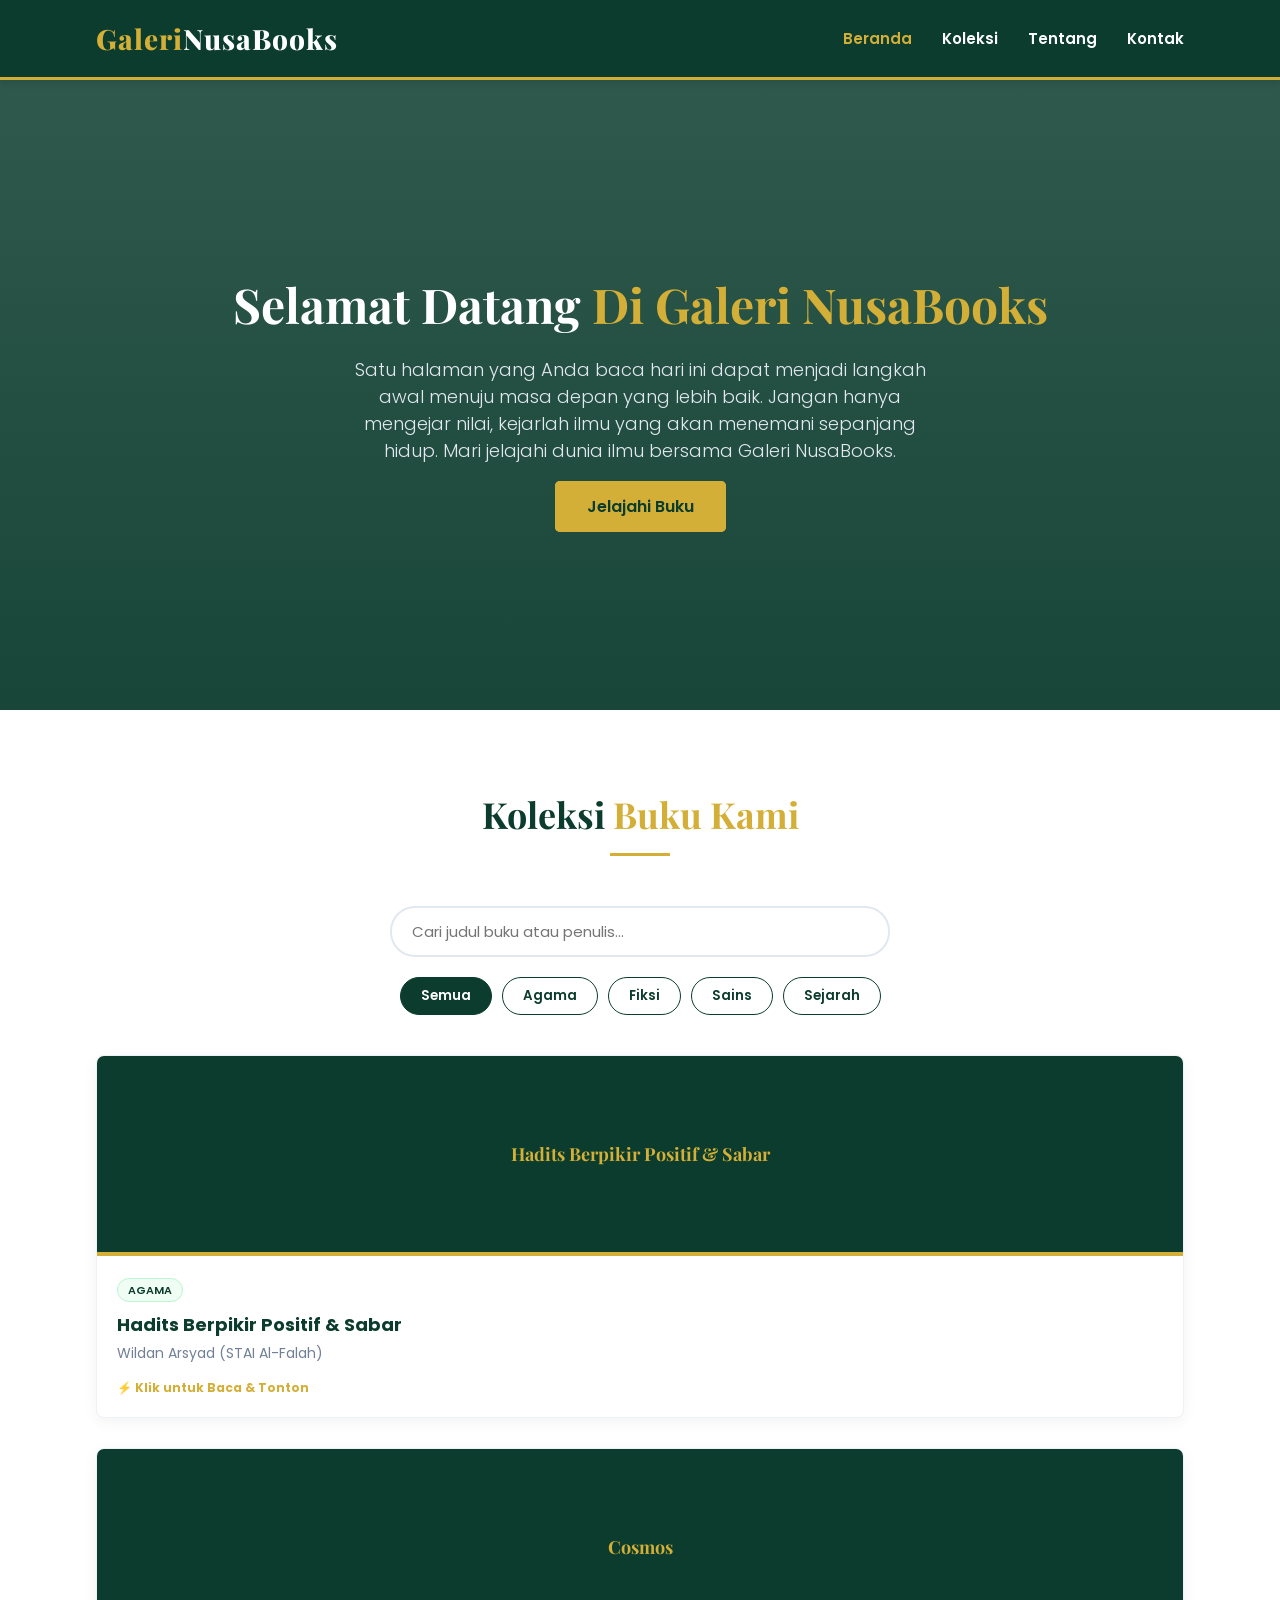
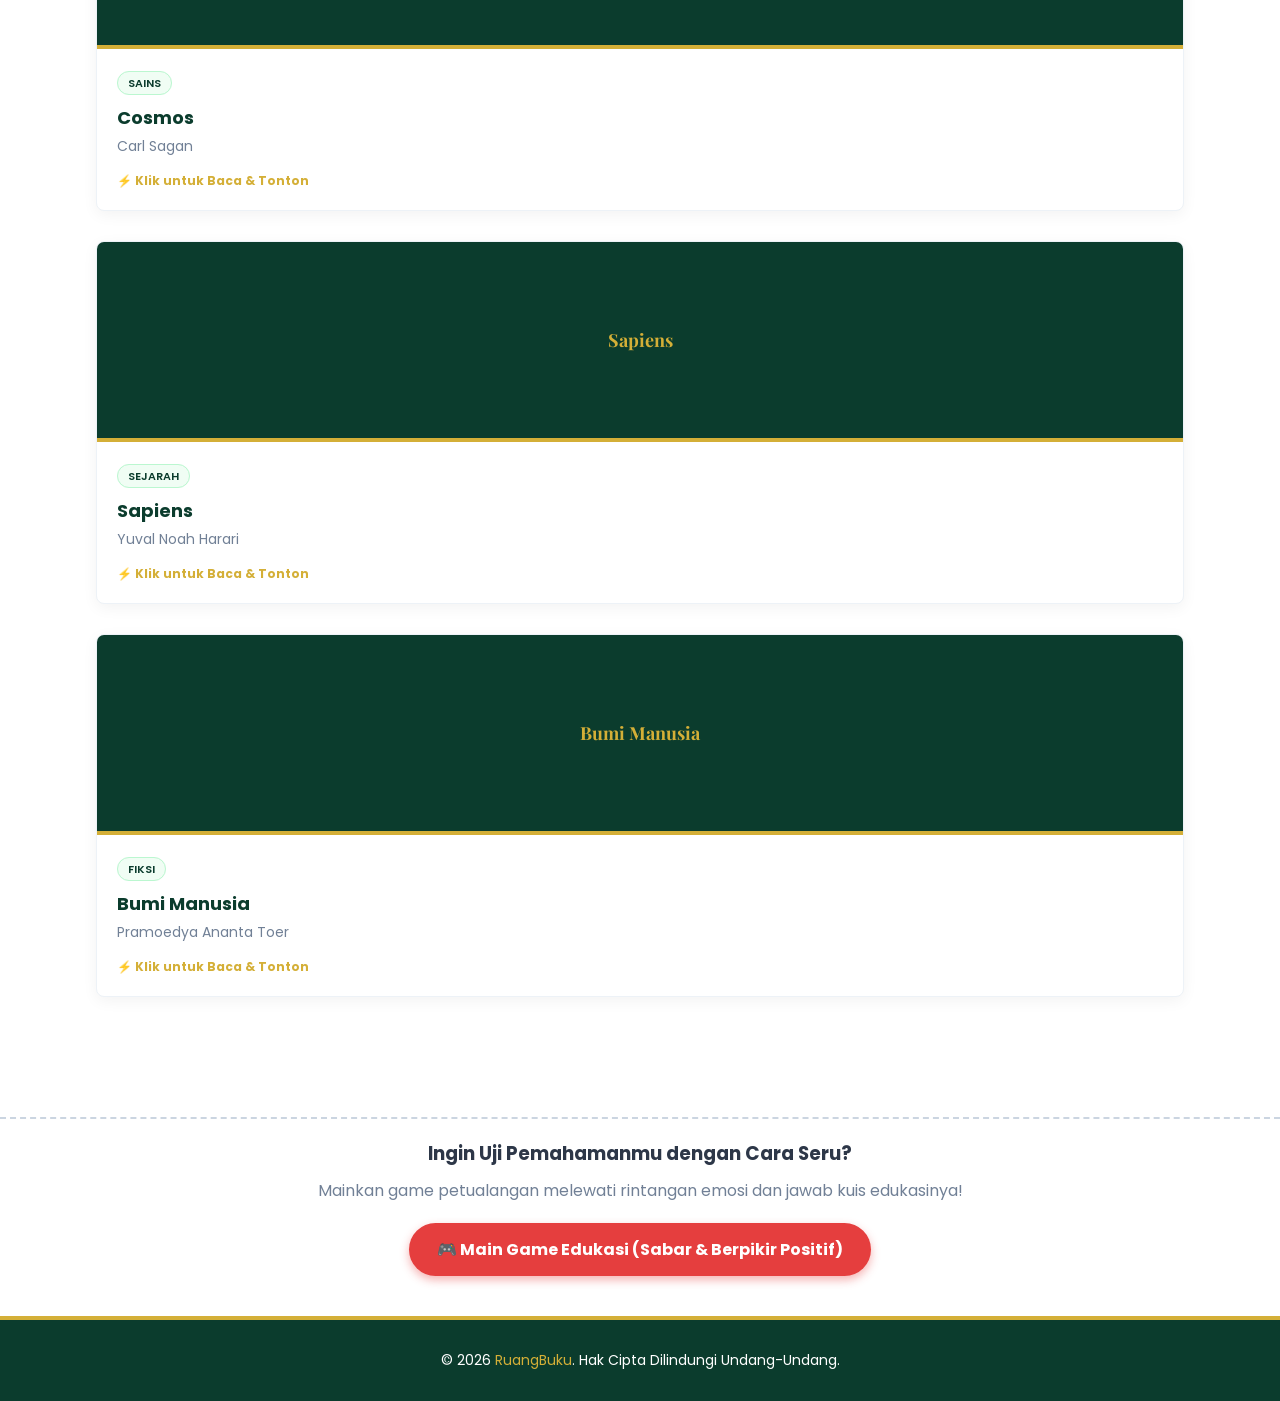
<file: index.html>
<!DOCTYPE html>
<html lang="id">
<head>
    <meta charset="UTF-8">
    <meta name="viewport" content="width=device-width, initial-scale=1.0">
    <title>E-Library | Perpustakaan Modern</title>
    <link rel="stylesheet" href="style.css">
    <link href="https://fonts.googleapis.com/css2?family=Playfair+Display:wght@600;800&family=Poppins:wght@300;400;600&display=swap" rel="stylesheet">
</head>
<body>

    <header>
        <div class="container navbar">
            <div class="logo">
                <span class="gold-text">Galeri</span>NusaBooks
            </div>
            <nav>
                <ul>
                    <li><a href="#home" class="active">Beranda</a></li>
                    <li><a href="#koleksi">Koleksi</a></li>
                    <li><a href="#tentang">Tentang</a></li>
                    <li><a href="#kontak">Kontak</a></li>
                </ul>
            </nav>
        </div>
    </header>

    <section id="home" class="hero">
        <div class="hero-content">
            <h1>Selamat Datang <span class="gold-text">Di Galeri NusaBooks</span></h1>
            <p>Satu halaman yang Anda baca hari ini dapat menjadi langkah awal menuju masa depan yang lebih baik. Jangan hanya mengejar nilai, kejarlah ilmu yang akan menemani sepanjang hidup. Mari jelajahi dunia ilmu bersama Galeri NusaBooks.</p>
            <a href="#koleksi" class="btn-primary">Jelajahi Buku</a>
        </div>
    </section>

    <section id="koleksi" class="books-section container">
        <div class="section-title">
            <h2>Koleksi <span class="gold-text">Buku Kami</span></h2>
            <div class="gold-line"></div>
        </div>

        <div class="filter-container">
            <input type="text" id="search-input" placeholder="Cari judul buku atau penulis...">
            <div class="filter-buttons">
                <button class="filter-btn active" data-category="all">Semua</button>
                <button class="filter-btn" data-category="agama">Agama</button>
                <button class="filter-btn" data-category="fiksi">Fiksi</button>
                <button class="filter-btn" data-category="sains">Sains</button>
                <button class="filter-btn" data-category="sejarah">Sejarah</button>
            </div>
        </div>

        <!-- FIX: Sekarang seluruh 4 kartu buku berada di dalam satu container grid yang sama -->
        <div class="books-grid" id="books-grid">

            <!-- Buku 1: Agama -->
            <div class="book-card" data-category="agama" onclick="openBookModal(1, 'Hadits Berpikir Positif & Sabar', 'Wildan Arsyad')" style="cursor: pointer;">
                <div class="media-container">
                    <div class="book-cover active-media" style="font-size: 18px; padding: 15px; text-align: center;">
                        Hadits Berpikir Positif & Sabar
                    </div>
                </div>
                <div class="book-info">
                    <span class="book-tag">Agama</span>
                    <h3>Hadits Berpikir Positif & Sabar</h3>
                    <p class="author">Wildan Arsyad (STAI Al-Falah)</p>
                    <p style="font-size: 12px; color: #d4af37; margin-top: 8px; font-weight: bold;">⚡ Klik untuk Baca & Tonton</p>
                </div>
            </div>

            <!-- Buku 2: Sains -->
            <div class="book-card" data-category="sains" onclick="openBookModal(2, 'Cosmos', 'Carl Sagan')" style="cursor: pointer;">
                <div class="media-container">
                    <div class="book-cover active-media" style="font-size: 18px; padding: 15px; text-align: center;">
                        Cosmos
                    </div>
                </div>
                <div class="book-info">
                    <span class="book-tag">Sains</span>
                    <h3>Cosmos</h3>
                    <p class="author">Carl Sagan</p>
                    <p style="font-size: 12px; color: #d4af37; margin-top: 8px; font-weight: bold;">⚡ Klik untuk Baca & Tonton</p>
                </div>
            </div>

            <!-- Buku 3: Sejarah -->
            <div class="book-card" data-category="sejarah" onclick="openBookModal(3, 'Sapiens', 'Yuval Noah Harari')" style="cursor: pointer;">
                <div class="media-container">
                    <div class="book-cover active-media" style="font-size: 18px; padding: 15px; text-align: center;">
                        Sapiens
                    </div>
                </div>
                <div class="book-info">
                    <span class="book-tag">Sejarah</span>
                    <h3>Sapiens</h3>
                    <p class="author">Yuval Noah Harari</p>
                    <p style="font-size: 12px; color: #d4af37; margin-top: 8px; font-weight: bold;">⚡ Klik untuk Baca & Tonton</p>
                </div>
            </div>

            <!-- Buku 4: Fiksi -->
            <div class="book-card" data-category="fiksi" onclick="openBookModal(4, 'Bumi Manusia', 'Pramoedya Ananta Toer')" style="cursor: pointer;">
                <div class="media-container">
                    <div class="book-cover active-media" style="font-size: 18px; padding: 15px; text-align: center;">
                        Bumi Manusia
                    </div>
                </div>
                <div class="book-info">
                    <span class="book-tag">Fiksi</span>
                    <h3>Bumi Manusia</h3>
                    <p class="author">Pramoedya Ananta Toer</p>
                    <p style="font-size: 12px; color: #d4af37; margin-top: 8px; font-weight: bold;">⚡ Klik untuk Baca & Tonton</p>
                </div>
            </div>

        </div> <!-- Tag penutup books-grid yang benar di sini -->
    </section>

    <!-- Modal Multimedia -->
    <div id="multimedia-modal" class="modal-overlay">
        <div class="modal-content">
            <span class="close-modal" onclick="closeBookModal()">&times;</span>
            <h2 id="modal-book-title">Judul Buku</h2>
            <p id="modal-book-author" class="author">Penulis</p>
            
            <div class="media-tabs">
                <button class="tab-btn active" id="tab-word" onclick="switchModalTab('word')">📖 Jurnal (Word/PDF)</button>
                <button class="tab-btn" id="tab-ppt" onclick="switchModalTab('ppt')">📄 Presentasi (PPT/PDF)</button>
                <button class="tab-btn" id="tab-video" onclick="switchModalTab('video')">🎥 Video Singkat</button>
            </div>

            <div class="viewer-container">
                <iframe id="pdf-viewer-word" class="doc-viewer active-viewer" src="" frameborder="0"></iframe>
                <iframe id="pdf-viewer-ppt" class="doc-viewer" src="" frameborder="0"></iframe>
                <iframe id="video-viewer" class="doc-viewer" src="" frameborder="0" style="width: 100%; height: 400px; background: #000; display: none;"></iframe>
            </div>
        </div>
    </div>

    <!-- Section Game Edukasi (FIXED dari teks bocor) -->
    <div style="text-align: center; margin: 40px 0 20px 0; padding: 20px; border-top: 2px dashed #cbd5e1;">
        <h3 style="color: #2d3748; margin-bottom: 10px;">Ingin Uji Pemahamanmu dengan Cara Seru?</h3>
        <p style="color: #718096; margin-bottom: 20px;">Mainkan game petualangan melewati rintangan emosi dan jawab kuis edukasinya!</p>
        
        <a href="game/game.html" style="
            display: inline-block;
            padding: 14px 28px;
            background-color: #e53e3e;
            color: white;
            text-decoration: none;
            border-radius: 30px;
            font-weight: bold;
            font-size: 16px;
            box-shadow: 0 4px 10px rgba(229, 62, 62, 0.4);
            transition: 0.3s;
        " onmouseover="this.style.backgroundColor='#c53030'; this.style.transform='scale(1.05)'" onmouseout="this.style.backgroundColor='#e53e3e'; this.style.transform='scale(1)'">
            🎮 Main Game Edukasi (Sabar & Berpikir Positif)
        </a>
    </div>

    <footer>
        <p>&copy; 2026 <span class="gold-text">RuangBuku</span>. Hak Cipta Dilindungi Undang-Undang.</p>
    </footer>

    <script src="script.js"></script>
</body>
</html>
</file>
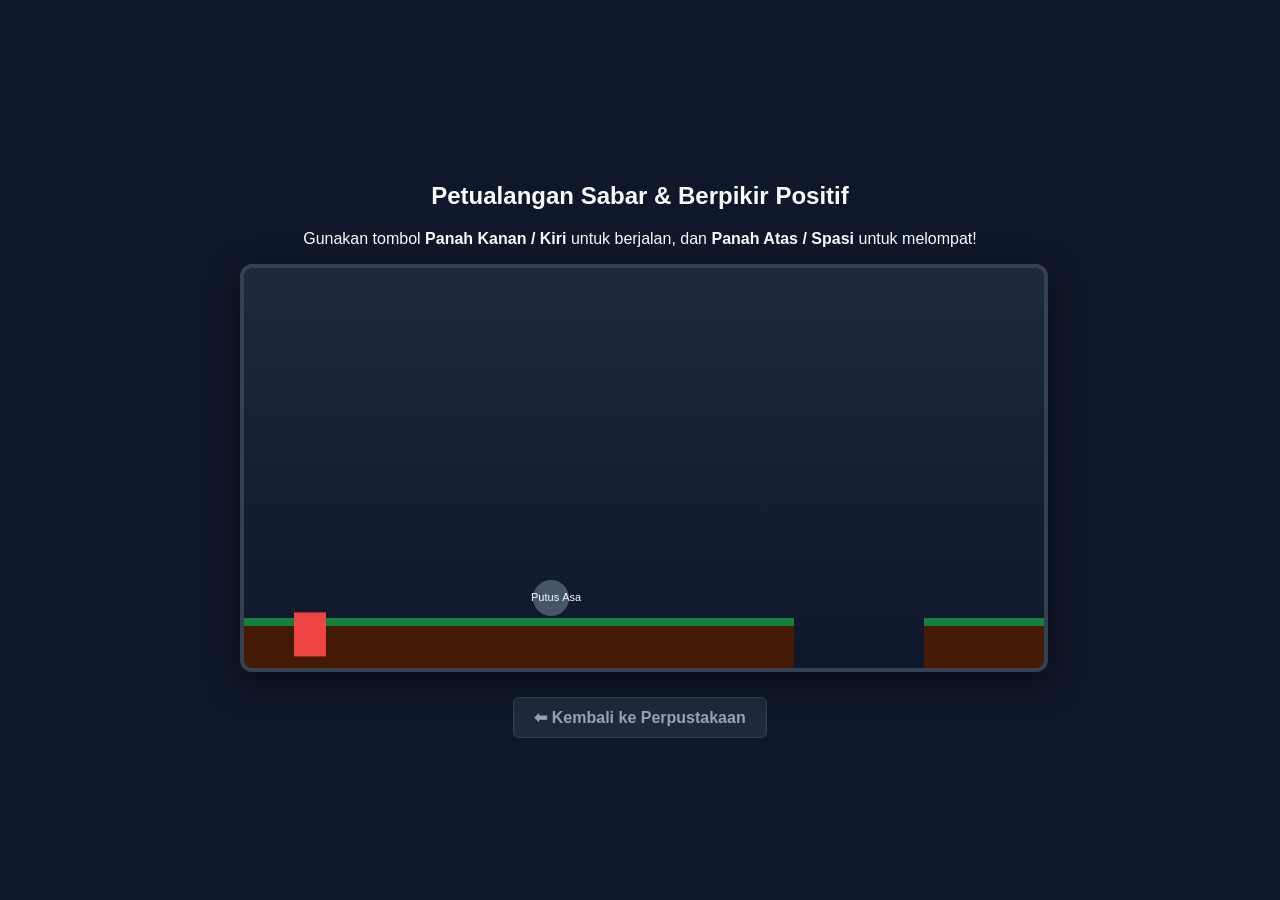
<file: game/game.html>
<!DOCTYPE html>
<html lang="id">
<head>
    <meta charset="UTF-8">
    <meta name="viewport" content="width=device-width, initial-scale=1.0">
    <title>Petualangan Sabar & Berpikir Positif - Pro</title>
    <link rel="stylesheet" href="game.css">
</head>
<body>

    <div class="game-container">
        <h2>Petualangan Sabar & Berpikir Positif</h2>
        <p>Gunakan tombol <b>Panah Kanan / Kiri</b> untuk berjalan, dan <b>Panah Atas / Spasi</b> untuk melompat!</p>
        
        <div class="canvas-wrapper">
            <canvas id="gameCanvas" width="800" height="400"></canvas>
            
            <div id="gameOverlay" class="overlay">
                <div class="overlay-content animate-pop">
                    <h1 id="overlayTitle">GAME OVER</h1>
                    <p id="overlayMessage">Awan Putus Asa menyelimuti hatimu!</p>
                    <div class="overlay-buttons">
                        <button id="quizBtn" class="btn-primary" onclick="showQuizFromOverlay()">📝 Ambil Kuis (Bangkit)</button>
                        <button id="actionBtn" class="btn-secondary" onclick="resetGame()">🔄 Mulai Ulang</button>
                    </div>
                </div>
            </div>

            <div id="quizModal" class="overlay" style="display: none;">
                <div class="overlay-content animate-pop">
                    <h3>🔴 Ujian Hidup: Jangan Menyerah!</h3>
                    <p id="quizQuestion">Pertanyaan kuis akan muncul di sini...</p>
                    <div class="quiz-options">
                        <button onclick="checkAnswer(0)" id="opt0">Pilihan A</button>
                        <button onclick="checkAnswer(1)" id="opt1">Pilihan B</button>
                        <button onclick="checkAnswer(2)" id="opt2">Pilihan C</button>
                    </div>
                </div>
            </div>
        </div>
        
        <br>
        <a href="../index.html" class="back-btn">⬅ Kembali ke Perpustakaan</a>
    </div>

    <script src="game.js"></script>
</body>
</html>
</file>
<file: style.css>
/* --- PALET WARNA & RESET --- */
:root {
    --dark-green: #0b3c2d;  /* Hijau Tua Premium */
    --gold: #d4af37;        /* Emas Klasik */
    --gold-hover: #b8972f;  /* Emas Gelap (Hover) */
    --white: #ffffff;       /* Putih Bersih */
    --light-bg: #f7f9f8;    /* Putih Abu-abu lembut untuk kontras */
    --text-dark: #2d3748;   /* Warna Teks Utama */
    --text-muted: #718096;  /* Warna Teks Redup */
}

* {
    margin: 0;
    padding: 0;
    box-sizing: border-box;
}

body {
    font-family: 'Poppins', sans-serif;
    background-color: var(--white);
    color: var(--text-dark);
    scroll-behavior: smooth;
}

.container {
    width: 85%;
    max-width: 1200px;
    margin: 0 auto;
}

.gold-text {
    color: var(--gold);
}

/* --- HEADER & NAVIGASI --- */
header {
    background-color: var(--dark-green);
    position: sticky;
    top: 0;
    z-index: 1000;
    box-shadow: 0 4px 6px rgba(0,0,0,0.1);
    border-bottom: 3px solid var(--gold);
}

.navbar {
    display: flex;
    justify-content: space-between;
    align-items: center;
    padding: 20px 0;
}

.logo {
    font-family: 'Playfair Display', serif;
    font-size: 28px;
    font-weight: 800;
    color: var(--white);
    letter-spacing: 1px;
}

nav ul {
    display: flex;
    list-style: none;
}

nav ul li {
    margin-left: 30px;
}

nav ul li a {
    text-decoration: none;
    color: var(--white);
    font-size: 15px;
    font-weight: 600;
    transition: 0.3s;
}

nav ul li a:hover, nav ul li a.active {
    color: var(--gold);
}

/* --- HERO SECTION --- */
.hero {
    background: linear-gradient(rgba(11, 60, 45, 0.85), rgba(11, 60, 45, 0.95)), 
                url('https://images.unsplash.com/photo-1507842217343-583bb7270b66?auto=format&fit=crop&w=1500&q=80') no-repeat center center/cover;
    height: 70vh;
    display: flex;
    align-items: center;
    justify-content: center;
    text-align: center;
    color: var(--white);
    padding: 0 20px;
}

.hero-content h1 {
    font-family: 'Playfair Display', serif;
    font-size: 48px;
    margin-bottom: 20px;
}

.hero-content p {
    font-size: 18px;
    max-width: 600px;
    margin: 0 auto 30px;
    font-weight: 300;
    color: #e2e8f0;
}

.btn-primary {
    background-color: var(--gold);
    color: var(--dark-green);
    padding: 12px 30px;
    text-decoration: none;
    font-weight: 600;
    border-radius: 5px;
    transition: 0.3s;
    border: 2px solid var(--gold);
}

.btn-primary:hover {
    background-color: transparent;
    color: var(--gold);
}

/* --- KOLEKSI SECTION --- */
.books-section {
    padding: 80px 0;
}

.section-title {
    text-align: center;
    margin-bottom: 50px;
}

.section-title h2 {
    font-family: 'Playfair Display', serif;
    font-size: 36px;
    color: var(--dark-green);
}

.gold-line {
    width: 60px;
    height: 3px;
    background-color: var(--gold);
    margin: 15px auto 0;
}

/* Filter & Search */
.filter-container {
    display: flex;
    flex-direction: column;
    align-items: center;
    gap: 20px;
    margin-bottom: 40px;
}

#search-input {
    width: 100%;
    max-width: 500px;
    padding: 12px 20px;
    border: 2px solid #e2e8f0;
    border-radius: 25px;
    font-family: inherit;
    font-size: 15px;
    outline: none;
    transition: 0.3s;
}

#search-input:focus {
    border-color: var(--gold);
}

.filter-buttons {
    display: flex;
    gap: 10px;
}

.filter-btn {
    background: transparent;
    border: 1px solid var(--dark-green);
    color: var(--dark-green);
    padding: 8px 20px;
    border-radius: 20px;
    cursor: pointer;
    font-family: inherit;
    font-weight: 600;
    transition: 0.3s;
}

.filter-btn:hover, .filter-btn.active {
    background-color: var(--dark-green);
    color: var(--white);
}

/* Grid & Cards */
.books-grid {
    display: grid;
    grid-template-columns: repeat(auto-fill, minmax(250px, 1-fraction));
    gap: 30px;
}

.book-card {
    background: var(--white);
    border: 1px solid #edf2f7;
    border-radius: 8px;
    overflow: hidden;
    box-shadow: 0 4px 15px rgba(0,0,0,0.05);
    transition: 0.3s;
}

.book-card:hover {
    transform: translateY(-5px);
    box-shadow: 0 10px 20px rgba(0,0,0,0.1);
}

.book-img-placeholder {
    height: 200px;
    background-color: var(--dark-green);
    color: var(--gold);
    display: flex;
    align-items: center;
    justify-content: center;
    font-family: 'Playfair Display', serif;
    font-size: 24px;
    font-weight: bold;
    border-bottom: 4px solid var(--gold);
}

.book-info {
    padding: 20px;
}

.book-tag {
    font-size: 11px;
    text-transform: uppercase;
    background-color: #f0fdf4;
    color: var(--dark-green);
    padding: 3px 10px;
    border-radius: 12px;
    font-weight: 600;
    border: 1px solid #bbf7d0;
}

.book-info h3 {
    margin: 10px 0 5px;
    font-size: 18px;
    color: var(--dark-green);
}

.book-info .author {
    color: var(--text-muted);
    font-size: 14px;
    margin-bottom: 15px;
}

.btn-borrow {
    width: 100%;
    background-color: var(--white);
    border: 2px solid var(--gold);
    color: var(--dark-green);
    padding: 10px;
    font-weight: 600;
    border-radius: 4px;
    cursor: pointer;
    transition: 0.3s;
}

.btn-borrow:hover {
    background-color: var(--gold);
    color: var(--white);
}

/* --- FOOTER --- */
footer {
    background-color: var(--dark-green);
    color: var(--white);
    text-align: center;
    padding: 30px 0;
    border-top: 4px solid var(--gold);
}

footer p {
    font-size: 14px;
}

/* --- RESPONSIVE DESIGN --- */
@media (max-width: 768px) {
    .navbar {
        flex-direction: column;
        gap: 15px;
    }
    nav ul li {
        margin: 0 15px;
    }
    .hero-content h1 {
        font-size: 32px;
    }
    .books-grid {
        grid-template-columns: repeat(auto-fill, minmax(200px, 1fr));
    }
}
/* --- FITUR MULTIMEDIA BARU --- */

.media-container {
    position: relative;
    height: 200px;
    background-color: var(--dark-green);
    overflow: hidden;
    border-bottom: 4px solid var(--gold);
}

/* Mengatur ukuran cover buku agar pas */
.book-cover {
    display: none;
    height: 100%;
    align-items: center;
    justify-content: center;
    font-family: 'Playfair Display', serif;
    font-size: 24px;
    font-weight: bold;
    color: var(--gold);
}

/* Mengatur pemutar video */
.book-video {
    display: none;
    width: 100%;
    height: 100%;
    object-fit: cover;
}

/* Class pembantu untuk menampilkan elemen aktif */
.media-container .active-media {
    display: flex; /* Untuk cover */
}
video.active-media {
    display: block; /* Untuk video */
}

/* Kotak tombol pilihan format media (Buku/PPT/Video) */
.media-options {
    display: flex;
    justify-content: space-between;
    gap: 5px;
    margin: 15px 0;
    padding: 5px;
    background-color: var(--light-bg);
    border-radius: 6px;
    border: 1px solid #e2e8f0;
}

/* Desain tombol pilihan format */
.opt-btn {
    flex: 1;
    background: transparent;
    border: none;
    font-family: inherit;
    font-size: 11px;
    font-weight: 600;
    padding: 8px 4px;
    color: var(--text-dark);
    cursor: pointer;
    border-radius: 4px;
    transition: all 0.2s ease;
}

/* Gaya tombol ketika aktif terpilih */
.opt-btn.active {
    background-color: var(--gold);
    color: var(--dark-green);
    box-shadow: 0 2px 5px rgba(0,0,0,0.1);
}
/* ==========================================
   STYLE UNTUK POP-UP MODAL MULTIMEDIA
   ========================================== */

/* 1. Latar Belakang Hitam Transparan (Overlay) */
.modal-overlay {
    display: none; /* Tersembunyi secara default */
    position: fixed;
    top: 0;
    left: 0;
    width: 100%;
    height: 100%;
    background-color: rgba(0, 0, 0, 0.8); /* Efek gelap di luar pop-up */
    z-index: 2000; /* Memastikan pop-up berada di paling atas elemen lain */
    justify-content: center;
    align-items: center;
    padding: 20px;
    backdrop-filter: blur(5px); /* Efek blur premium pada latar belakang */
}

/* 2. Kotak Konten Pop-Up */
.modal-content {
    background-color: #0b2211; /* Hijau tua mewah sesuai tema website Anda */
    border: 2px solid #d4af37; /* Border warna emas rapi */
    width: 100%;
    max-width: 900px;
    height: 85vh;
    border-radius: 12px;
    padding: 30px;
    position: relative;
    display: flex;
    flex-direction: column;
    box-shadow: 0 10px 30px rgba(0,0,0,0.5);
    color: #ffffff;
}

/* 3. Tombol Tutup (Silang) */
.close-modal {
    position: absolute;
    top: 15px;
    right: 20px;
    font-size: 30px;
    color: #d4af37;
    cursor: pointer;
    transition: transform 0.2s;
}

.close-modal:hover {
    transform: scale(1.2);
    color: #ffffff;
}

/* 4. Navigasi Tab (Pilihan Word, PPT, Video) */
.media-tabs {
    display: flex;
    gap: 10px;
    margin-bottom: 20px;
    border-bottom: 1px solid rgba(212, 175, 55, 0.3);
    padding-bottom: 10px;
}

.tab-btn {
    background: transparent;
    border: 1px solid rgba(212, 175, 55, 0.5);
    color: #ffffff;
    padding: 10px 20px;
    font-family: 'Poppins', sans-serif;
    font-size: 14px;
    cursor: pointer;
    border-radius: 6px;
    transition: all 0.3s ease;
}

.tab-btn:hover {
    background-color: rgba(212, 175, 55, 0.2);
}

/* Style saat Tab Aktif */
.tab-btn.active {
    background-color: #d4af37;
    color: #0b2211;
    font-weight: 600;
    border-color: #d4af37;
}

/* 5. Area Konten File (Viewer) */
.viewer-container {
    flex: 1;
    width: 100%;
    background: #111;
    border-radius: 8px;
    overflow: hidden;
    position: relative;
}

/* Sembunyikan semua viewer secara default */
.doc-viewer {
    display: none;
    width: 100%;
    height: 100%;
    border: none;
}

/* Tampilkan hanya viewer yang aktif */
.doc-viewer.active-viewer {
    display: block;
}

/* Kustomisasi khusus video agar pas di tengah */
video.doc-viewer.active-viewer {
    display: block;
    object-fit: contain;
    background-color: #000;
}

/* 6. Modifikasi Efek Hover Kartu Buku agar Terlihat Bisa Diklik */
.book-card {
    cursor: pointer;
    transition: transform 0.3s ease, box-shadow 0.3s ease;
}

.book-card:hover {
    transform: translateY(-5px);
    box-shadow: 0 10px 20px rgba(212, 175, 55, 0.2);
}
.game-btn {
    display: inline-block;
    padding: 14px 28px;
    background-color: #e53e3e; /* Warna merah berani */
    color: white !important; /* Memaksa warna teks tetap putih */
    text-decoration: none;
    border-radius: 30px;
    font-weight: bold;
    font-size: 16px;
    box-shadow: 0 4px 10px rgba(229, 62, 62, 0.4);
    transition: all 0.3s ease;
}
.game-btn:hover {
    background-color: #c53030;
    transform: scale(1.05);
    box-shadow: 0 6px 15px rgba(197, 48, 48, 0.5);
}
</file>
<file: game/game.css>
body {
    background-color: #0f172a;
    font-family: 'Segoe UI', Tahoma, Geneva, Verdana, sans-serif;
    display: flex;
    justify-content: center;
    align-items: center;
    height: 100vh;
    margin: 0;
    color: #f8fafc;
}

.game-container {
    text-align: center;
}

.canvas-wrapper {
    position: relative;
    width: 800px;
    height: 400px;
    margin: 0 auto;
}

canvas {
    background: linear-gradient(to bottom, #1e293b, #0f172a);
    border: 4px solid #334155;
    border-radius: 12px;
    box-shadow: 0 10px 30px rgba(0,0,0,0.5);
    display: block;
}

.overlay {
    display: none; 
    position: absolute;
    top: 0; left: 0;
    width: 800px;
    height: 400px;
    background-color: rgba(0, 0, 0, 0.8);
    border-radius: 8px;
    justify-content: center;
    align-items: center;
    z-index: 10;
}

.overlay-content {
    background: linear-gradient(135deg, #1e293b, #0f172a);
    padding: 30px 40px;
    border-radius: 16px;
    text-align: center;
    max-width: 480px;
    box-shadow: 0 20px 40px rgba(0, 0, 0, 0.6);
    border: 2px solid #475569;
}

@keyframes popEffect {
    0% { transform: scale(0.7); opacity: 0; }
    80% { transform: scale(1.05); }
    100% { transform: scale(1); opacity: 1; }
}
.animate-pop {
    animation: popEffect 0.4s cubic-bezier(0.175, 0.885, 0.32, 1.275) forwards;
}

#overlayTitle {
    font-size: 40px;
    margin: 0 0 10px 0;
    font-weight: 900;
    letter-spacing: 2px;
}

.color-lose {
    color: #ef4444;
    text-shadow: 0 0 15px rgba(239, 68, 68, 0.5);
}
.color-win {
    color: #22c55e;
    text-shadow: 0 0 15px rgba(34, 197, 94, 0.5);
}

#overlayMessage {
    color: #94a3b8;
    font-size: 16px;
    margin-bottom: 25px;
    line-height: 1.5;
}

.overlay-buttons {
    display: flex;
    gap: 15px;
    justify-content: center;
}

button {
    padding: 12px 24px;
    font-size: 15px;
    font-weight: bold;
    border: none;
    border-radius: 8px;
    cursor: pointer;
    transition: 0.2s ease-in-out;
}

.btn-primary {
    background-color: #3b82f6;
    color: white;
    box-shadow: 0 4px 12px rgba(59, 130, 246, 0.4);
}
.btn-primary:hover {
    background-color: #2563eb;
    transform: translateY(-2px);
}

.btn-secondary {
    background-color: #475569;
    color: white;
}
.btn-secondary:hover {
    background-color: #334155;
    transform: translateY(-2px);
}

.quiz-options button {
    display: block;
    width: 100%;
    margin: 10px 0;
    text-align: left;
    background-color: #334155;
    color: #f8fafc;
    border: 1px solid #475569;
}
.quiz-options button:hover {
    background-color: #475569;
    border-color: #64748b;
}

.back-btn {
    display: inline-block;
    margin-top: 15px;
    padding: 10px 20px;
    background-color: #1e293b;
    color: #94a3b8;
    text-decoration: none;
    border-radius: 6px;
    font-weight: bold;
    border: 1px solid #334155;
}
.back-btn:hover {
    background-color: #334155;
    color: white;
}
</file>
